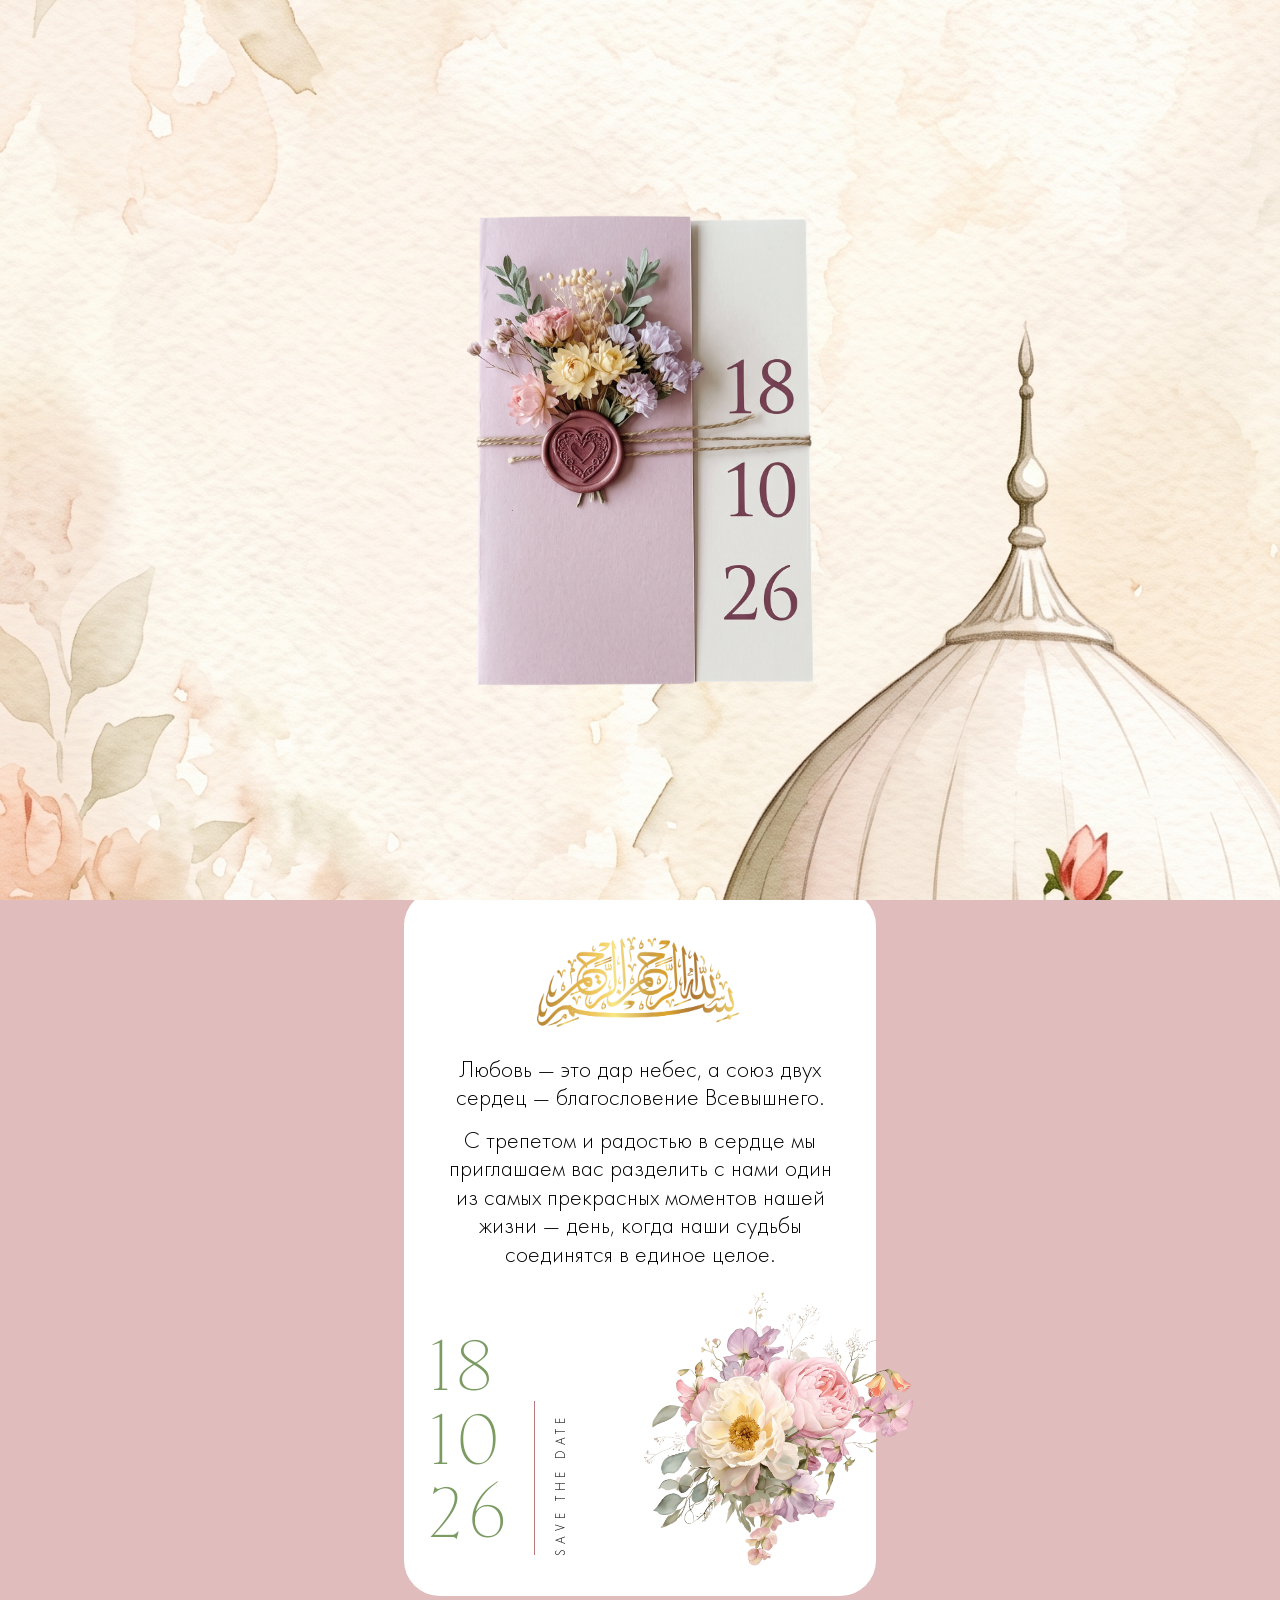
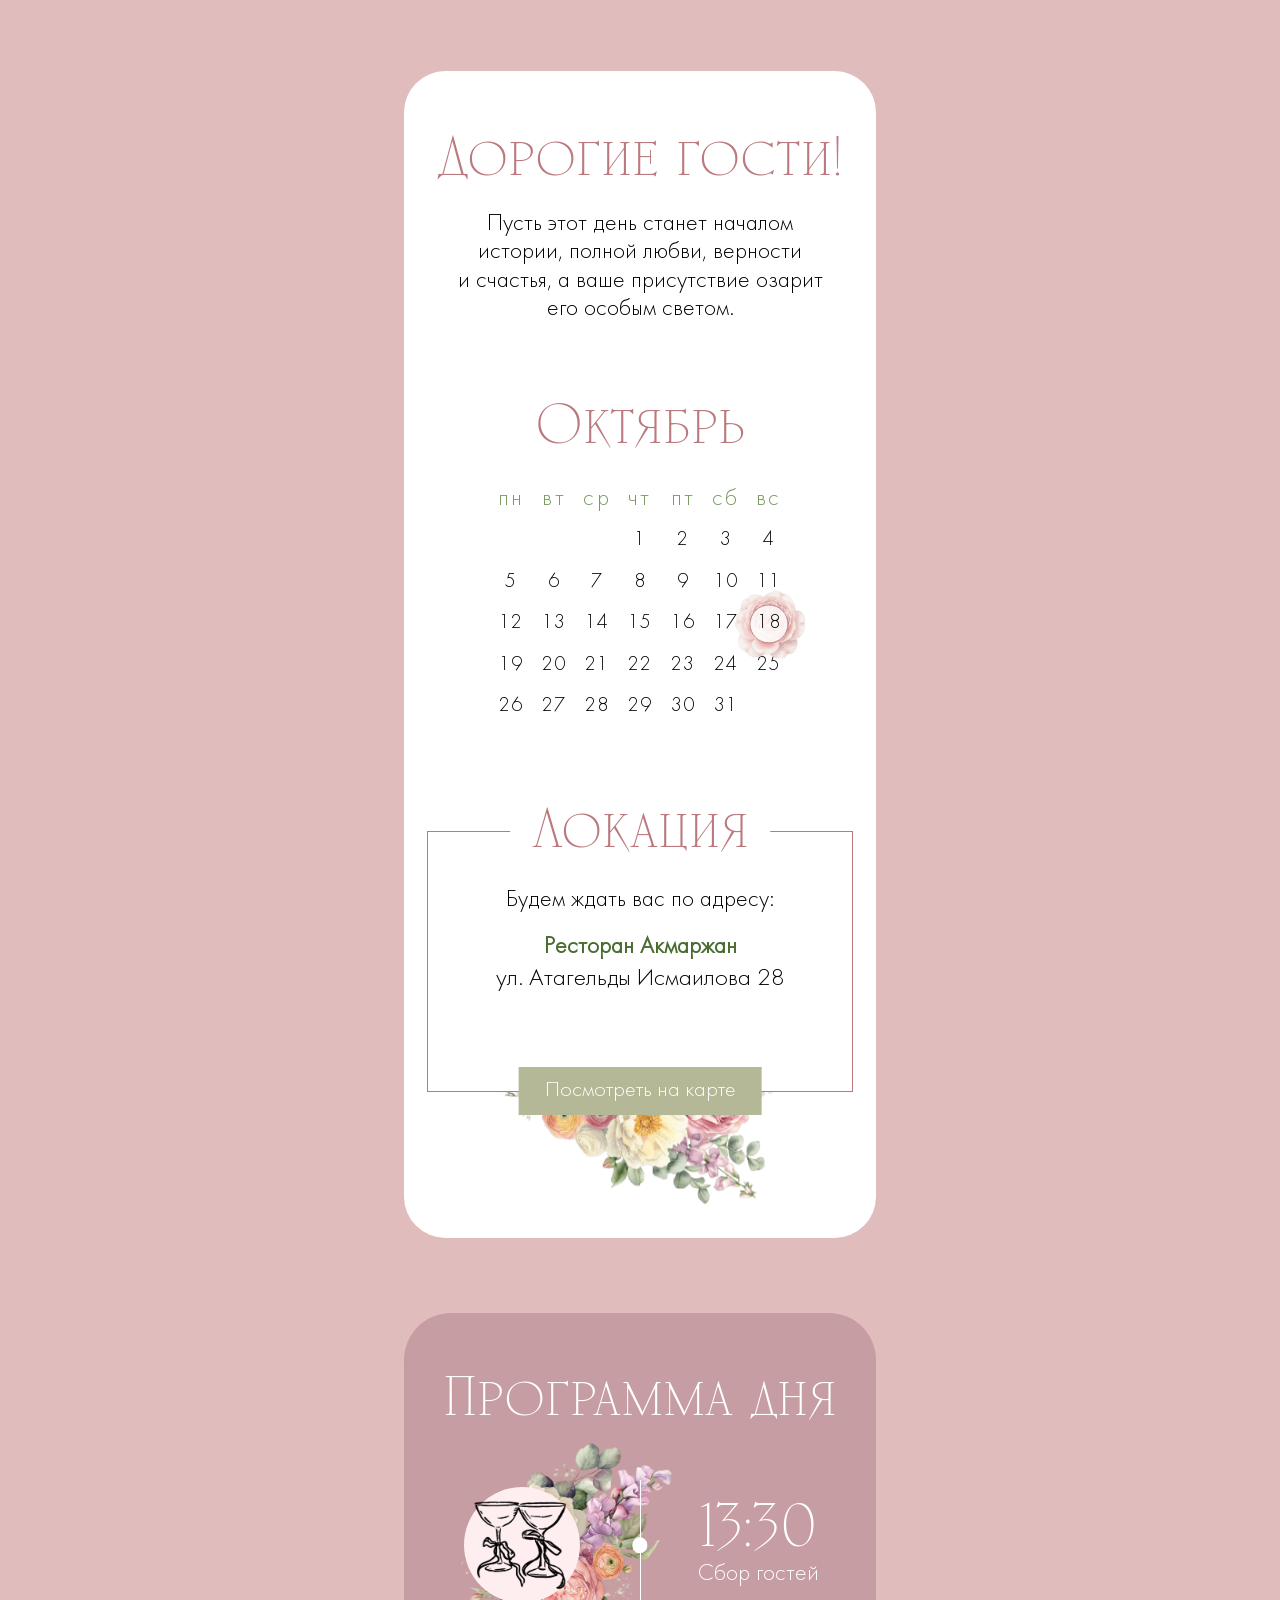
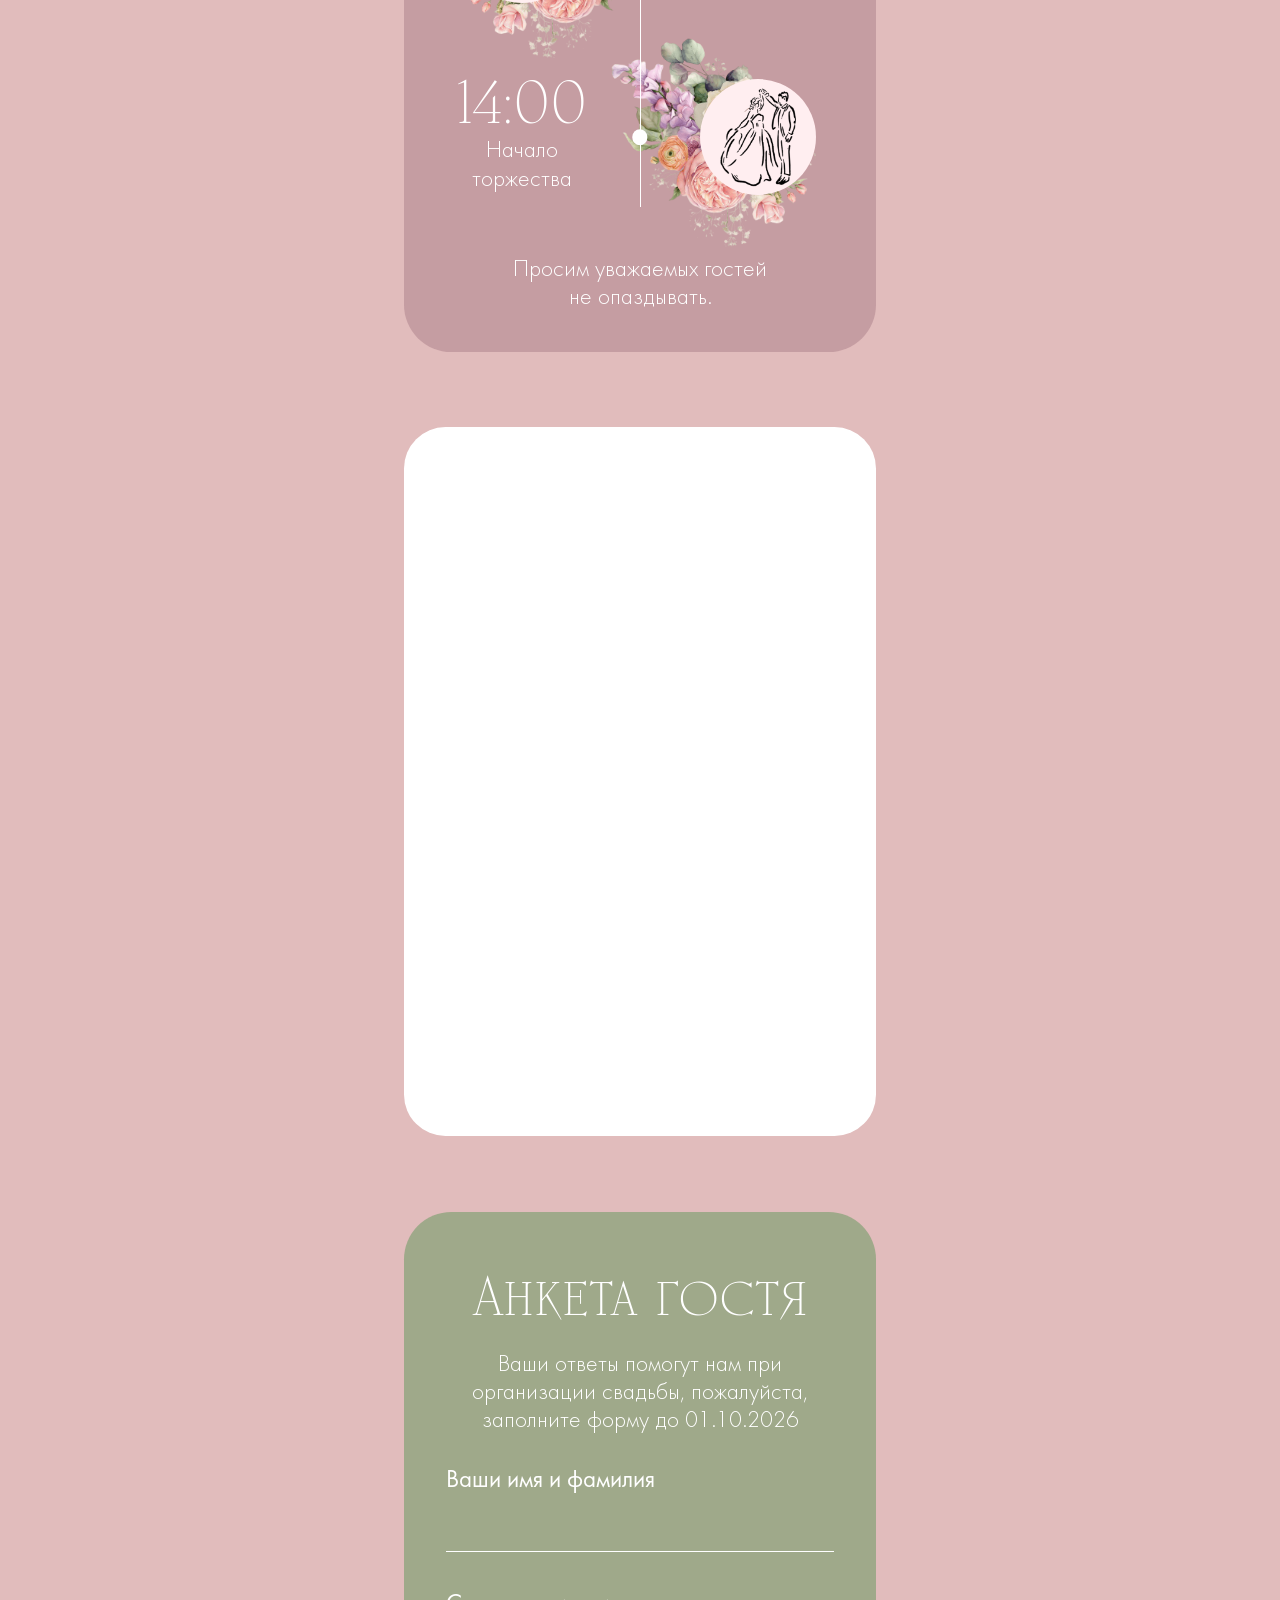
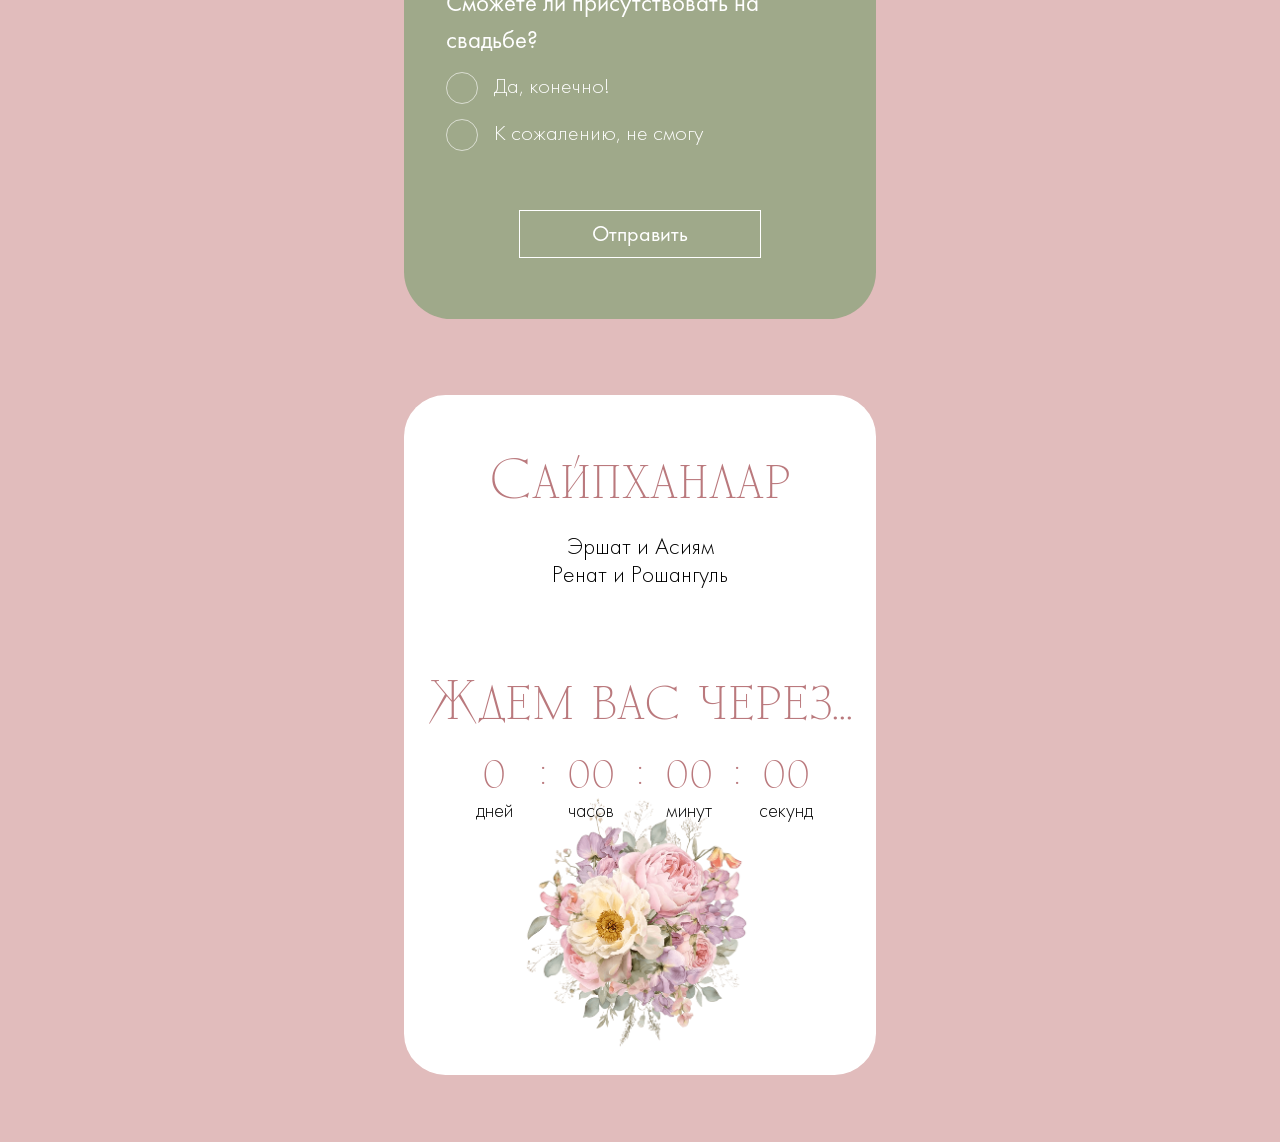
<file: index.html>
<!DOCTYPE html>
<html lang="ru">
<head>
  <meta charset="utf-8">
  <meta name="viewport" content="width=device-width, initial-scale=1">
  <meta name="color-scheme" content="only light">
  <meta name="robots" content="noindex">
  <meta name="format-detection" content="telephone=no">

  <title data-i18n="meta.title">Имран и Реана — приглашение на свадьбу</title>
  <meta name="description" data-i18n-content="meta.description" content="Приглашение на свадьбу Имрана и Реаны. 18 октября 2026, ресторан Акмаржан.">
  <meta property="og:type" content="website">
  <meta property="og:title" data-i18n-content="meta.title" content="Имран и Реана — приглашение на свадьбу">
  <meta property="og:description" content="18 октября 2026, ресторан Акмаржан">
  <meta property="og:url" content="https://imran-and-reana.netlify.app/">
  <meta property="og:image" content="https://imran-and-reana.netlify.app/images/og-image.jpg">
  <meta property="og:image:width" content="1200">
  <meta property="og:image:height" content="630">
  <meta property="og:image" content="https://imran-and-reana.netlify.app/images/og-image-portrait.jpg">
  <meta property="og:image:width" content="736">
  <meta property="og:image:height" content="1044">
  <meta name="twitter:card" content="summary_large_image">
  <meta name="twitter:image" content="https://imran-and-reana.netlify.app/images/og-image.jpg">

  <link rel="icon" href="images/favicon.png" type="image/png">
  <link rel="preload" href="fonts/futura-light.woff" as="font" type="font/woff" crossorigin>
  <link rel="preload" href="fonts/futura-book.woff" as="font" type="font/woff" crossorigin>
  <link rel="preload" href="fonts/new-rome-light.woff" as="font" type="font/woff" crossorigin>
  <link rel="preload" href="fonts/champion-script.woff" as="font" type="font/woff" crossorigin>
  <link rel="stylesheet" href="css/invitation.css">
</head>
<body class="is-locked">

<!-- Конверт: закрывает страницу, пока грузятся ассеты; по клику раскрывается и включает музыку -->
<div class="envelope" id="envelope">
  <div class="envelope__backdrop envelope__backdrop--left"></div>
  <div class="envelope__backdrop envelope__backdrop--right"></div>
  <button class="envelope__button" type="button" data-i18n-aria="envelope.open" aria-label="Открыть приглашение" disabled>
    <img class="envelope__half envelope__half--left" src="images/envelope-left.png" alt="">
    <img class="envelope__half envelope__half--right" src="images/envelope-right.png" alt="">
  </button>
</div>

<main class="invitation">

  <!-- Обложка: видео, музыка, имена -->
  <section class="card hero">
    <video class="hero__video" src="media/wedding-car.mp4" poster="media/wedding-car-poster.jpg" autoplay muted loop playsinline preload="auto"></video>
    <audio id="music" src="media/background-music.mp3" loop preload="auto"></audio>
    <svg class="hero__ampersand" viewBox="1320 40 140 212" aria-hidden="true">
      <path d="M1438.7 129.6C1428.7 129.6 1418.7 129.6 1408.7 129.6C1408.7 128.2 1408.7 126.8 1408.7 125.4C1424.9 125.4 1441.1 125.4 1457.3 125.4C1457.3 126.8 1457.3 128.2 1457.3 129.6C1452.6 129.6 1448 129.6 1443.3 129.6C1443.3 137.3 1443.3 145.1 1443.3 152.8C1443.3 177.7 1437.1 196.5 1424.7 209.5C1433.3 222 1441.9 234.5 1450.5 247C1449.7 247.5 1448.8 248 1448 248.5C1439.2 236.6 1430.4 224.7 1421.6 212.8C1415.6 218.3 1408.7 222.4 1400.9 225C1393.1 227.6 1385.4 228.9 1377.6 228.9C1367.5 228.9 1358.2 226.9 1350 222.9C1341.9 218.8 1335.5 213.2 1330.8 206.1C1326.2 198.9 1323.8 190.6 1323.8 181.3C1323.8 171.6 1326.7 162.4 1332.4 153.6C1338.1 144.6 1347.2 136.6 1359.8 129.6C1358.8 128.4 1357.9 127.1 1356.9 125.9C1349.4 115.9 1344.1 107.6 1341.2 100.9C1338.2 94.1 1336.8 87.7 1336.8 81.5C1336.8 72.8 1339 65.6 1343.5 59.7C1348.1 53.9 1353.9 49.6 1360.8 46.8C1367.7 44 1374.7 42.7 1381.8 42.7C1385 42.7 1388 42.9 1390.6 43.4C1393.1 44 1396.3 44.8 1400.1 46C1405 47.4 1408.3 48.1 1410.2 48.1C1413.8 48.1 1417.4 46.3 1421.1 42.7C1421.6 42.7 1422.1 42.7 1422.6 42.7C1422.6 50.4 1422.6 58.2 1422.6 65.9C1422.1 65.9 1421.6 65.9 1421.1 65.9C1413.8 60.1 1406.4 55.6 1398.8 52.5C1391.2 49.4 1383.8 47.8 1376.6 47.8C1367.5 47.8 1359.8 50.3 1353.6 55.3C1347.5 60.2 1344.5 67.6 1344.5 77.6C1344.5 83.4 1346 89.6 1348.9 96.2C1351.8 102.7 1356.6 110.8 1363.1 120.2C1383.1 149 1403 177.8 1422.9 206.6C1433.4 194.4 1438.7 177.1 1438.7 154.9C1438.7 146.5 1438.7 138 1438.7 129.6ZM1333.1 179.2C1333.1 189.2 1335.6 197.6 1340.6 204.3C1345.6 210.8 1351.9 215.8 1359.5 219C1367.3 222.1 1375.2 223.7 1383.3 223.7C1397.8 223.7 1409.9 219.1 1419.5 210C1400.4 184.3 1381.2 158.6 1362.1 132.9C1342.8 145.2 1333.1 160.6 1333.1 179.2Z"/>
    </svg>
    <h1 class="hero__names">
      <span class="hero__name hero__name--groom" data-text="Имран">Имран</span>
      <span class="hero__name hero__name--bride" data-text="Реана">Реана</span>
    </h1>
    <p class="hero__subtitle" data-i18n="hero.subtitle">Приглашение на свадьбу</p>
  </section>

  <!-- Вступление и дата -->
  <section class="card intro">
    <img class="intro__bismillah" src="images/in-the-name-of-god.png" data-i18n-alt="intro.bismillah" alt="Во имя Аллаха, Милостивого, Милосердного">
    <p class="intro__text" data-i18n="intro.love">Любовь&nbsp;— это дар небес, а&nbsp;союз двух сердец&nbsp;— благословение Всевышнего.</p>
    <p class="intro__text" data-i18n="intro.invite">С&nbsp;трепетом и&nbsp;радостью в&nbsp;сердце мы приглашаем вас разделить с&nbsp;нами один из&nbsp;самых прекрасных моментов нашей жизни&nbsp;— день, когда наши судьбы соединятся в&nbsp;единое целое.</p>

    <div class="save-the-date">
      <time class="save-the-date__digits" datetime="2026-10-18">
        <span>18</span>
        <span>10</span>
        <span>26</span>
      </time>
      <span class="save-the-date__line"></span>
      <span class="save-the-date__label" data-i18n="intro.saveTheDate">Save the date</span>
      <img class="save-the-date__bouquet" src="images/bouquet-date.png" alt="">
    </div>
  </section>

  <!-- Обращение к гостям, календарь, локация -->
  <section class="card guests">
    <h2 class="title guests__title" data-i18n="guests.title">Дорогие гости!</h2>
    <p class="guests__text" data-i18n="guests.wish">Пусть этот день станет началом истории, полной любви, верности и&nbsp;счастья, а&nbsp;ваше присутствие озарит его особым светом.</p>

    <h2 class="title calendar__title" data-i18n="calendar.month">Октябрь</h2>
    <table class="calendar">
      <thead>
        <tr>
          <th data-i18n="calendar.mon">пн</th><th data-i18n="calendar.tue">вт</th><th data-i18n="calendar.wed">ср</th><th data-i18n="calendar.thu">чт</th><th data-i18n="calendar.fri">пт</th><th data-i18n="calendar.sat">сб</th><th data-i18n="calendar.sun">вс</th>
        </tr>
      </thead>
      <tbody>
        <tr><td></td><td></td><td></td><td>1</td><td>2</td><td>3</td><td>4</td></tr>
        <tr><td>5</td><td>6</td><td>7</td><td>8</td><td>9</td><td>10</td><td>11</td></tr>
        <tr>
          <td>12</td><td>13</td><td>14</td><td>15</td><td>16</td><td>17</td>
          <td class="calendar__wedding">
            <img class="calendar__rose" src="images/calendar-rose.png" alt="">
            <span class="calendar__marker"></span>
            <time datetime="2026-10-18">18</time>
          </td>
        </tr>
        <tr><td>19</td><td>20</td><td>21</td><td>22</td><td>23</td><td>24</td><td>25</td></tr>
        <tr><td>26</td><td>27</td><td>28</td><td>29</td><td>30</td><td>31</td><td></td></tr>
      </tbody>
    </table>

    <div class="location">
      <h2 class="title location__title" data-i18n="location.title">Локация</h2>
      <p class="location__lead" data-i18n="location.lead">Будем ждать вас по адресу:</p>
      <p class="location__venue" data-i18n="location.venue">Ресторан Акмаржан</p>
      <p class="location__address" data-i18n="location.address">ул. Атагельды Исмаилова 28</p>
      <a class="button location__button" href="https://go.2gis.com/QRQPa" target="_blank" rel="noopener" data-i18n="location.map">Посмотреть на карте</a>
    </div>
    <img class="guests__flowers" src="images/flowers-location.png" alt="">
  </section>

  <!-- Программа дня -->
  <section class="card program">
    <h2 class="title title--light" data-i18n="program.title">Программа дня</h2>
    <ol class="timeline">
      <li class="timeline__item">
        <div class="timeline__icon">
          <img class="timeline__wreath" src="images/wreath-left.png" alt="">
          <img class="timeline__symbol" src="images/program-glasses.png" alt="">
        </div>
        <p class="timeline__event">
          <time>13:30</time>
          <span data-i18n="program.gathering">Сбор гостей</span>
        </p>
      </li>
      <li class="timeline__item">
        <div class="timeline__icon">
          <img class="timeline__wreath timeline__wreath--mirrored" src="images/wreath-right.png" alt="">
          <img class="timeline__symbol" src="images/program-couple.png" alt="">
        </div>
        <p class="timeline__event">
          <time>14:00</time>
          <span data-i18n="program.start">Начало торжества</span>
        </p>
      </li>
    </ol>
    <p class="program__note" data-i18n="program.note">Просим уважаемых гостей не&nbsp;опаздывать.</p>
  </section>

  <!-- Видео с кольцами -->
  <section class="card rings">
    <video class="rings__video" src="media/rings.mp4" muted loop playsinline preload="metadata" data-play-in-view></video>
  </section>

  <!-- Анкета гостя -->
  <section class="card rsvp">
    <h2 class="title title--light" data-i18n="rsvp.title">Анкета гостя</h2>
    <p class="rsvp__text" data-i18n="rsvp.text">Ваши ответы помогут нам при организации свадьбы, пожалуйста, заполните форму до&nbsp;01.10.2026</p>

    <!--
      Ответы уходят в Google Forms «Свадьба Имрана и Реаны — анкета гостя».
      Имена полей entry.XXXX — идентификаторы вопросов формы; варианты ответа
      должны совпадать с вариантами в Google-форме слово в слово.
    -->
    <form class="rsvp__form" method="post" action="https://docs.google.com/forms/d/e/1FAIpQLSeu2_0ng3BpGLKuyEocfwZ6OBNeCC8xpW0EcB-nBi21Jo9a8g/formResponse">
      <label class="field">
        <span class="field__label" data-i18n="rsvp.name">Ваши имя и фамилия</span>
        <input class="field__input" type="text" name="entry.974818995" autocomplete="name" required>
      </label>

      <fieldset class="field">
        <legend class="field__label" data-i18n="rsvp.attendance">Сможете ли присутствовать на свадьбе?</legend>
        <label class="radio">
          <input class="radio__input" type="radio" name="entry.443748493" value="Да, конечно!" required>
          <span class="radio__mark"></span>
          <span data-i18n="rsvp.yes">Да, конечно!</span>
        </label>
        <label class="radio">
          <input class="radio__input" type="radio" name="entry.443748493" value="К сожалению, не смогу">
          <span class="radio__mark"></span>
          <span data-i18n="rsvp.no">К сожалению, не смогу</span>
        </label>
      </fieldset>

      <button class="button button--outline rsvp__submit" type="submit" data-i18n="rsvp.submit">Отправить</button>
    </form>
    <p class="rsvp__done" data-i18n="rsvp.done" hidden>Спасибо! Ваш ответ записан.</p>
    <p class="rsvp__error" data-i18n="rsvp.error" hidden>Не удалось отправить ответ. Проверьте интернет и попробуйте ещё раз.</p>
  </section>

  <!-- Родители -->
  <section class="card family">
    <h2 class="title" data-i18n="family.title">Сайпханлар</h2>
    <p class="family__names" data-i18n="family.names">Эршат и&nbsp;Асиям<br>Ренат и&nbsp;Рошангуль</p>

    <h2 class="title family__wait" data-i18n="family.wait">Ждем вас через...</h2>
    <div class="countdown" data-target="2026-10-18T14:00:00+05:00">
      <div class="countdown__unit">
        <span class="countdown__value">0</span>
        <span class="countdown__label">дней</span>
      </div>
      <div class="countdown__unit">
        <span class="countdown__value">00</span>
        <span class="countdown__label">часов</span>
      </div>
      <div class="countdown__unit">
        <span class="countdown__value">00</span>
        <span class="countdown__label">минут</span>
      </div>
      <div class="countdown__unit">
        <span class="countdown__value">00</span>
        <span class="countdown__label">секунд</span>
      </div>
    </div>
    <img class="family__bouquet" src="images/bouquet-family.png" alt="">
  </section>

</main>
<script src="js/i18n.js" defer></script>
<script src="js/personalize.js" defer></script>
<script src="js/countdown.js" defer></script>
<script src="js/envelope.js" defer></script>
<script src="js/video-in-view.js" defer></script>
<script src="js/rsvp.js" defer></script>
</body>
</html>
</file>
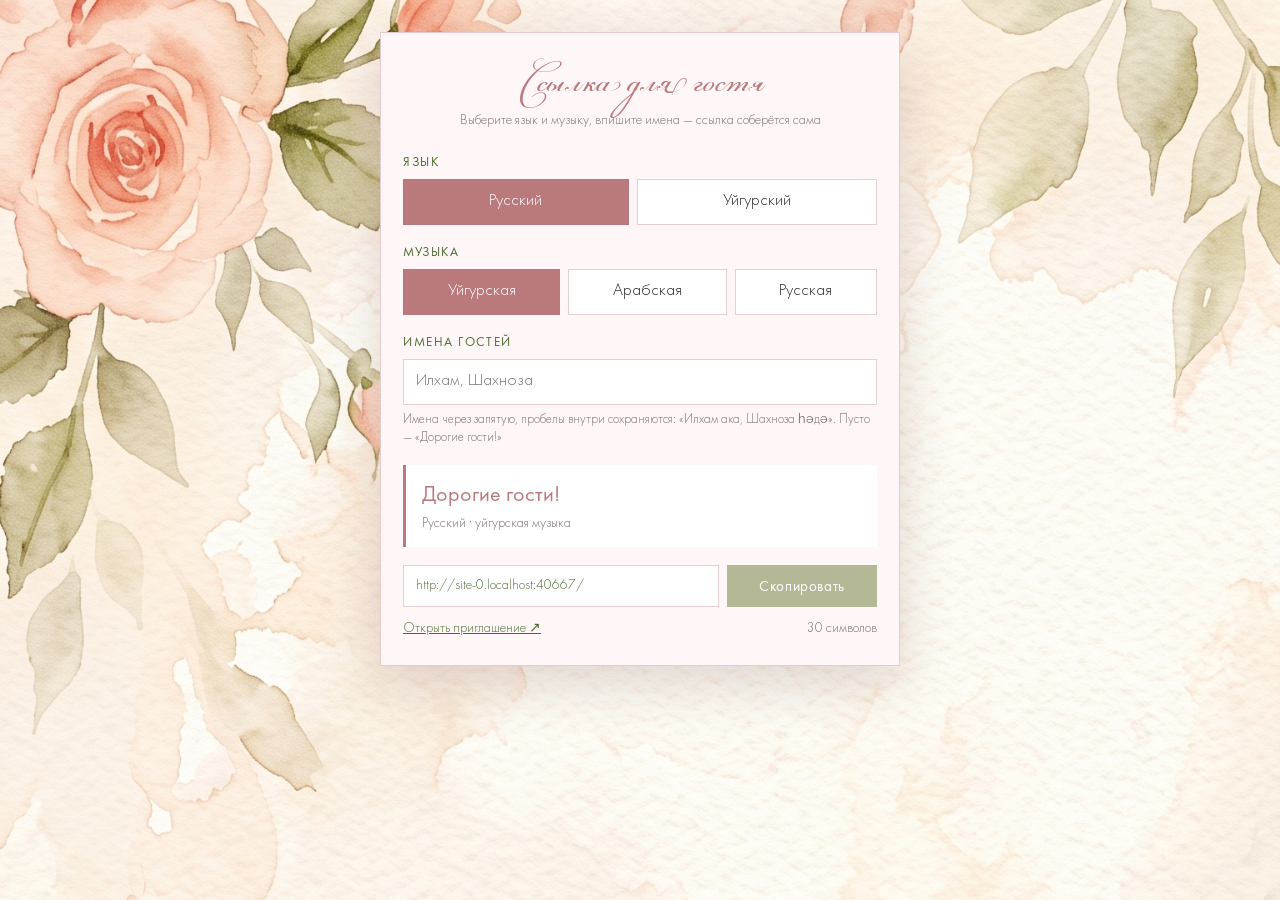
<file: generate.html>
<!DOCTYPE html>
<html lang="ru">
<head>
  <meta charset="utf-8">
  <meta name="viewport" content="width=device-width, initial-scale=1">
  <meta name="robots" content="noindex, nofollow">
  <title>Генератор ссылок — приглашение</title>
  <link rel="icon" href="images/favicon.png" type="image/png">
  <style>
    @font-face {
      font-family: "Futura Light";
      src: url("fonts/futura-light.woff") format("woff");
      font-display: swap;
    }
    @font-face {
      font-family: "Futura Book";
      src: url("fonts/futura-book.woff") format("woff");
      font-display: swap;
    }
    @font-face {
      font-family: "Champion Script";
      src: url("fonts/champion-script.woff") format("woff");
      font-display: swap;
    }
    /* Raleway — для уйгурских букв (ғ, ә, қ…), которых нет в Futura */
    @font-face {
      font-family: "Raleway";
      src: url("fonts/raleway-cyrillic-ext.woff2") format("woff2");
      font-weight: 300 600;
      font-display: swap;
      unicode-range: U+0460-052F, U+1C80-1C8A, U+20B4, U+2DE0-2DFF, U+A640-A69F, U+FE2E-FE2F;
    }
    @font-face {
      font-family: "Raleway";
      src: url("fonts/raleway-cyrillic.woff2") format("woff2");
      font-weight: 300 600;
      font-display: swap;
      unicode-range: U+0301, U+0400-045F, U+0490-0491, U+04B0-04B1, U+2116;
    }

    :root {
      --font-text: "Futura Light", "Raleway", Arial, sans-serif;
      --font-bold: "Futura Book", "Raleway", Arial, sans-serif;
      --font-script: "Champion Script", cursive;
      --color-text: #2b2b2b;
      --color-muted: #7a6a6c;
      --color-rose: #ba797d;
      --color-green: #7b9b63;
      --color-green-dark: #4a6c30;
      --color-page: #e1bcbc;
      --color-card: #fff7f7;
      --color-button: #b4b897;
      --color-line: rgba(186, 121, 125, .35);
    }

    * { box-sizing: border-box; }

    html, body { margin: 0; }

    body {
      min-height: 100vh;
      padding: 32px 16px 48px;
      background: var(--color-page) url("images/background-flowers.jpg") center top / cover no-repeat fixed;
      color: var(--color-text);
      font-family: var(--font-text);
      font-size: 17px;
      line-height: 1.4;
      -webkit-font-smoothing: antialiased;
    }

    .page {
      max-width: 520px;
      margin: 0 auto;
      padding: 28px 22px 26px;
      background: var(--color-card);
      border: 1px solid var(--color-line);
      box-shadow: 0 18px 50px rgba(90, 40, 45, .18);
    }

    h1 {
      margin: 0 0 4px;
      color: var(--color-rose);
      font-family: var(--font-script);
      font-weight: 400;
      font-size: 46px;
      line-height: 1;
      text-align: center;
    }

    .lead {
      margin: 0 0 22px;
      color: var(--color-muted);
      font-size: 14px;
      text-align: center;
    }

    fieldset {
      margin: 0 0 18px;
      padding: 0;
      border: 0;
    }

    legend, .label {
      display: block;
      margin: 0 0 8px;
      padding: 0;
      color: var(--color-green-dark);
      font-family: var(--font-bold);
      font-size: 13px;
      letter-spacing: .12em;
      text-transform: uppercase;
    }

    .choices {
      display: flex;
      flex-wrap: wrap;
      gap: 8px;
    }

    .choice {
      position: relative;
      flex: 1 1 auto;
      min-width: 120px;
    }

    .choice input {
      position: absolute;
      opacity: 0;
      pointer-events: none;
    }

    .choice span {
      display: block;
      padding: 10px 12px;
      border: 1px solid var(--color-line);
      background: #fff;
      color: var(--color-text);
      text-align: center;
      cursor: pointer;
      transition: background .15s, border-color .15s, color .15s;
    }

    .choice input:checked + span {
      border-color: var(--color-rose);
      background: var(--color-rose);
      color: #fff;
    }

    .choice input:focus-visible + span {
      outline: 2px solid var(--color-green);
      outline-offset: 2px;
    }

    .input {
      display: block;
      width: 100%;
      padding: 10px 12px;
      border: 1px solid var(--color-line);
      background: #fff;
      color: var(--color-text);
      font: inherit;
    }

    .input:focus {
      outline: 2px solid var(--color-green);
      outline-offset: 0;
      border-color: var(--color-green);
    }

    .hint {
      margin: 6px 0 0;
      color: var(--color-muted);
      font-size: 13px;
    }

    .preview {
      margin: 0 0 18px;
      padding: 14px 16px;
      border-left: 3px solid var(--color-rose);
      background: #fff;
    }

    .preview__title {
      margin: 0 0 4px;
      color: var(--color-rose);
      font-family: var(--font-bold);
      font-size: 22px;
    }

    .preview__meta {
      margin: 0;
      color: var(--color-muted);
      font-size: 14px;
    }

    .result {
      display: flex;
      gap: 8px;
    }

    .result .input {
      flex: 1 1 auto;
      min-width: 0;
      font-size: 14px;
      color: var(--color-green-dark);
      word-break: break-all;
    }

    .button {
      display: inline-flex;
      align-items: center;
      justify-content: center;
      min-width: 150px;
      padding: 10px 18px;
      white-space: nowrap;
      border: 0;
      background: var(--color-button);
      color: #fff;
      font-family: var(--font-bold);
      font-size: 15px;
      letter-spacing: .04em;
      cursor: pointer;
      transition: background .15s;
    }

    .button:hover { background: var(--color-green); }
    .button:active { background: var(--color-green-dark); }
    .button.is-done { background: var(--color-green-dark); }

    .actions {
      display: flex;
      justify-content: space-between;
      align-items: center;
      gap: 12px;
      margin-top: 12px;
      font-size: 14px;
    }

    .actions a {
      color: var(--color-green-dark);
    }

    .length {
      color: var(--color-muted);
    }

    @media (max-width: 420px) {
      .result { flex-direction: column; }
      .button { width: 100%; }
    }
  </style>
</head>
<body>

<main class="page">
  <h1>Ссылка для гостя</h1>
  <p class="lead">Выберите язык и музыку, впишите имена — ссылка соберётся сама</p>

  <form id="form" autocomplete="off">
    <fieldset>
      <legend>Язык</legend>
      <div class="choices">
        <label class="choice"><input type="radio" name="lang" value="ru" checked><span>Русский</span></label>
        <label class="choice"><input type="radio" name="lang" value="ug"><span>Уйгурский</span></label>
      </div>
    </fieldset>

    <fieldset>
      <legend>Музыка</legend>
      <div class="choices">
        <label class="choice"><input type="radio" name="music" value="" checked><span>Уйгурская</span></label>
        <label class="choice"><input type="radio" name="music" value="ar"><span>Арабская</span></label>
        <label class="choice"><input type="radio" name="music" value="ru"><span>Русская</span></label>
      </div>
    </fieldset>

    <fieldset>
      <label class="label" for="names">Имена гостей</label>
      <input class="input" id="names" type="text" placeholder="Илхам, Шахноза" inputmode="text">
      <p class="hint">Имена через запятую, пробелы внутри сохраняются: «Илхам ака, Шахноза һәдә». Пусто — «Дорогие гости!»</p>
    </fieldset>

    <fieldset id="genderBlock" hidden>
      <legend>Обращение</legend>
      <div class="choices">
        <label class="choice"><input type="radio" name="gender" value="m"><span id="optHe"></span></label>
        <label class="choice"><input type="radio" name="gender" value="f"><span id="optShe"></span></label>
      </div>
      <p class="hint">Для одного имени род выбирается здесь. Несколько имён через запятую — всегда «Дорогие».</p>
    </fieldset>
  </form>

  <div class="preview">
    <p class="preview__title" id="previewTitle">Дорогие гости!</p>
    <p class="preview__meta" id="previewMeta">Русский · основная музыка</p>
  </div>

  <div class="result">
    <input class="input" id="link" type="text" readonly>
    <button class="button" id="copy" type="button">Скопировать</button>
  </div>

  <div class="actions">
    <a id="open" href="index.html" target="_blank" rel="noopener">Открыть приглашение ↗</a>
    <span class="length" id="length"></span>
  </div>
</main>

<script>
  // Словарь обращений повторяет js/i18n.js, а логика — js/personalize.js
  const T = {
    ru: { title: 'Дорогие гости!', dear: 'Дорогие', dearHe: 'Дорогой', dearShe: 'Дорогая', and: 'и', langName: 'Русский' },
    ug: { title: 'Қәдирлик меһманлар!', dear: 'Қәдирлик', dearHe: 'Қәдирлик', dearShe: 'Қәдирлик', and: 'вә', langName: 'Уйгурский' },
  };
  const MUSIC_NAME = { '': 'уйгурская музыка', ar: 'арабская музыка', ru: 'русская музыка' };

  // Адрес приглашения — папка, из которой открыт генератор: работает и на GitHub Pages, и на Netlify
  const BASE = location.href.replace(/[^/]*$/, '');

  const form = document.getElementById('form');
  const namesInput = document.getElementById('names');
  const linkInput = document.getElementById('link');
  const copyButton = document.getElementById('copy');
  const openLink = document.getElementById('open');
  const previewTitle = document.getElementById('previewTitle');
  const previewMeta = document.getElementById('previewMeta');
  const lengthLabel = document.getElementById('length');
  const genderBlock = document.getElementById('genderBlock');
  const optHe = document.getElementById('optHe');
  const optShe = document.getElementById('optShe');

  // Автоопределение рода по первому слову: «Шахноза» — она, «Максум ака» — он
  const guessFeminine = (name) => /[ая]$|гу[лү]ь?$/i.test(name.split(/\s+/)[0]);
  let lastSingleName = null; // при смене имени переключатель сбрасывается на автоопределение

  const parseNames = (raw) => raw
    .split(',') // разделитель только запятая, пробелы внутри имени сохраняются
    .map((name) => name.replace(/[&=#?+%\/\\"'«»]/g, '').trim())
    .filter(Boolean);

  const greeting = (names, lang, gender) => {
    const d = T[lang];
    if (!names.length) return d.title;
    const joined = names.join(` ${d.and} `);
    if (names.length > 1) return `${d.dear} ${joined}!`;
    return `${gender === 'f' ? d.dearShe : d.dearHe} ${joined}!`;
  };

  // Ссылка собирается без encodeURIComponent: кириллица остаётся читаемой, процентов нет.
  // Имена передаются «голыми» ключами (?Султан&Гульзара) — так короче, personalize.js это понимает.
  const buildLink = ({ lang, music, names, gender }) => {
    const parts = [];
    if (lang !== 'ru') parts.push(`lang=${lang}`);
    if (music) parts.push(`music=${music}`);
    parts.push(...names.map((name) => name.replace(/\s+/g, '+'))); // пробел → «+», без %
    if (names.length === 1 && lang === 'ru') parts.push(gender); // &m / &f — род обращения для одного имени
    return parts.length ? `${BASE}?${parts.join('&')}` : BASE;
  };

  const syncGender = (names, lang) => {
    const single = names.length === 1 && lang === 'ru';
    genderBlock.hidden = !single;
    if (!single) { lastSingleName = null; return 'm'; }
    if (names[0] !== lastSingleName) { // имя изменилось — предвыбор по автоопределению
      lastSingleName = names[0];
      form.gender.value = guessFeminine(names[0]) ? 'f' : 'm';
    }
    optHe.textContent = `${T.ru.dearHe} ${names[0]}`;
    optShe.textContent = `${T.ru.dearShe} ${names[0]}`;
    return form.gender.value;
  };

  const state = () => {
    const lang = form.lang.value;
    const names = parseNames(namesInput.value);
    return { lang, music: form.music.value, names, gender: syncGender(names, lang) };
  };

  const render = () => {
    const s = state();
    const link = buildLink(s);
    linkInput.value = link;
    openLink.href = link;
    previewTitle.textContent = greeting(s.names, s.lang, s.gender);
    previewMeta.textContent = `${T[s.lang].langName} · ${MUSIC_NAME[s.music]}`;
    lengthLabel.textContent = `${link.length} символов`;
    copyButton.classList.remove('is-done');
    copyButton.textContent = 'Скопировать';
  };

  const copy = async () => {
    const text = linkInput.value;
    try {
      await navigator.clipboard.writeText(text);
    } catch {
      linkInput.focus();
      linkInput.select();
      document.execCommand('copy');
    }
    copyButton.classList.add('is-done');
    copyButton.textContent = 'Скопировано ✓';
    setTimeout(() => {
      copyButton.classList.remove('is-done');
      copyButton.textContent = 'Скопировать';
    }, 2000);
  };

  form.addEventListener('input', render);
  form.addEventListener('submit', (e) => { e.preventDefault(); copy(); });
  copyButton.addEventListener('click', copy);
  linkInput.addEventListener('focus', () => linkInput.select());

  render();
</script>

</body>
</html>
</file>
<file: css/invitation.css>
/* ==========================================================================
   Свадебное приглашение — Имран и Реана
   Макет мобильный, все размеры заданы в rem: 1rem = 1/425 ширины экрана
   (с ограничениями для десктопа, см. html), поэтому страница масштабируется
   пропорционально. Пиксели оставлены только для тонких линий.
   ========================================================================== */

/* --- Шрифты ------------------------------------------------------------- */
@font-face {
  font-family: "Futura Light";
  src: url("../fonts/futura-light.woff") format("woff");
  font-weight: 400;
  font-display: swap;
}
@font-face {
  font-family: "Futura Book";
  src: url("../fonts/futura-book.woff") format("woff");
  font-weight: 700;
  font-display: swap;
}
@font-face {
  font-family: "New Rome";
  src: url("../fonts/new-rome-light.woff") format("woff");
  font-weight: 400;
  font-display: swap;
}
@font-face {
  font-family: "Champion Script";
  src: url("../fonts/champion-script.woff") format("woff");
  font-weight: 400;
  font-display: swap;
}

/*
  Шрифты с полной кириллицей (казахский и уйгурский наборы: ә ө ү ң қ ғ һ җ ұ і),
  размещены локально, разбиты на подмножества latin / cyrillic / cyrillic-ext.
  Raleway — переменный шрифт с осью веса 300–600. В русской версии они запасные,
  в уйгурской — основные.
*/
@font-face {
  font-family: "Bad Script";
  src: url("../fonts/bad-script-cyrillic-ext.woff2") format("woff2");
  font-weight: 400;
  font-display: swap;
  unicode-range: U+0460-052F, U+1C80-1C8A, U+20B4, U+2DE0-2DFF, U+A640-A69F, U+FE2E-FE2F;
}
@font-face {
  font-family: "Bad Script";
  src: url("../fonts/bad-script-cyrillic.woff2") format("woff2");
  font-weight: 400;
  font-display: swap;
  unicode-range: U+0301, U+0400-045F, U+0490-0491, U+04B0-04B1, U+2116;
}
@font-face {
  font-family: "Bad Script";
  src: url("../fonts/bad-script-latin.woff2") format("woff2");
  font-weight: 400;
  font-display: swap;
  unicode-range: U+0000-00FF, U+0131, U+0152-0153, U+02BB-02BC, U+02C6, U+02DA, U+02DC, U+0304, U+0308, U+0329, U+2000-206F, U+20AC, U+2122, U+2191, U+2193, U+2212, U+2215, U+FEFF, U+FFFD;
}
@font-face {
  font-family: "Raleway";
  src: url("../fonts/raleway-cyrillic-ext.woff2") format("woff2");
  font-weight: 300 600;
  font-display: swap;
  unicode-range: U+0460-052F, U+1C80-1C8A, U+20B4, U+2DE0-2DFF, U+A640-A69F, U+FE2E-FE2F;
}
@font-face {
  font-family: "Raleway";
  src: url("../fonts/raleway-cyrillic.woff2") format("woff2");
  font-weight: 300 600;
  font-display: swap;
  unicode-range: U+0301, U+0400-045F, U+0490-0491, U+04B0-04B1, U+2116;
}
@font-face {
  font-family: "Raleway";
  src: url("../fonts/raleway-latin.woff2") format("woff2");
  font-weight: 300 600;
  font-display: swap;
  unicode-range: U+0000-00FF, U+0131, U+0152-0153, U+02BB-02BC, U+02C6, U+02DA, U+02DC, U+0304, U+0308, U+0329, U+2000-206F, U+20AC, U+2122, U+2191, U+2193, U+2212, U+2215, U+FEFF, U+FFFD;
}

/* --- Переменные --------------------------------------------------------- */
:root {
  --font-text: "Futura Light", "Raleway", Arial, sans-serif;
  --font-bold: "Futura Book", "Raleway", Arial, sans-serif;
  --font-display: "New Rome", "Times New Roman", serif;
  --font-script: "Champion Script", cursive;

  --color-text: #000;
  --color-white: #fff;
  --color-rose: #ba797d;        /* заголовки, рамка локации */
  --color-green: #7b9b63;       /* цифры даты */
  --color-green-dark: #4a6c30;  /* название ресторана */
  --color-gold: #ffb300;        /* имена на обложке */
  --color-gold-dark: #e4a000;
  --color-page: #e1bcbc;
  --color-button: #b4b897;
  --color-icon-bg: #ffeef0;
  --color-program: rgba(190, 149, 156, .8);
  --color-rsvp: rgba(143, 164, 125, .8);

  /* тонкие линии всегда в пикселях: они не должны расти вместе с масштабом */
  --line: 1px;
  --line-bold: 1.5px;
}

/* --- Уйгурская версия: у Futura и New Rome нет уйгурских букв ---------- */
:root:lang(ug) {
  --font-text: "Raleway", Arial, sans-serif;
  --font-bold: "Raleway", Arial, sans-serif;
  --font-display: "Bad Script", cursive;
}

/* рукописные заголовки: у скрипта низкие строчные, поэтому кегль крупнее */
:lang(ug) .title {
  padding: 0 16rem;
  font-size: 54rem;
}

/* подписи в программе длиннее русских */
:lang(ug) .timeline__event span {
  max-width: 170rem;
  font-size: 17rem;
  line-height: 21rem;
}

/* цифры оставляем в New Rome: они там есть, а в рукописном шрифте читаются хуже */
:lang(ug) .save-the-date__digits,
:lang(ug) .timeline__event time,
:lang(ug) .countdown__value,
:lang(ug) .countdown__unit + .countdown__unit::before {
  font-family: "New Rome", "Times New Roman", serif;
}

/* у Raleway берём вес 600 вместо 700, чтобы браузер не рисовал псевдожирный */
:lang(ug) .field__label,
:lang(ug) .button--outline {
  font-weight: 600;
  font-variation-settings: "wght" 600;
}

/* --- База --------------------------------------------------------------- */
*,
*::before,
*::after {
  box-sizing: border-box;
}

html {
  /*
    Масштаб макета: 425 «дизайнерских» пикселей на ширину экрана.
    Ограничения: карточки не шире 1100px (1100 / 425) и обложка высотой 699rem
    целиком помещается в окно по высоте (100vh / 760, с запасом на отступы).
  */
  font-size: min(calc(100vw / 425), calc(1100px / 425), calc(100vh / 760));
  -webkit-text-size-adjust: 100%;
}

/* элементы, выступающие за карточки, не должны расширять страницу по горизонтали */
html,
body {
  overflow-x: hidden;
  overflow-x: clip;
}

body {
  margin: 0;
  background: var(--color-page);
  color: var(--color-text);
  font-family: var(--font-text);
  font-size: 20rem;
  line-height: 24rem;
  /* запасные переменные шрифты рисуем тонкими, под стать Futura Light и New Rome */
  font-variation-settings: "wght" 300;
  -webkit-font-smoothing: antialiased;
}

/* Фиксированный фон с цветами (псевдоэлемент вместо background-attachment: fixed — работает на iOS) */
body::before {
  content: "";
  position: fixed;
  inset: 0;
  z-index: -1;
  background: url("../images/background-flowers.jpg") center / cover no-repeat;
}

img,
video {
  display: block;
  max-width: 100%;
}

p {
  margin: 0;
}

/* --- Общие элементы ----------------------------------------------------- */
.invitation {
  max-width: 425rem;
  margin: 0 auto;
  padding: 25rem 13rem 56rem;
}

.card {
  position: relative;
  border-radius: 35rem;
  background: var(--color-white);
}

.card + .card {
  margin-top: 64rem;
}

.title {
  margin: 0;
  font-family: var(--font-display);
  font-weight: 400;
  font-size: 46.5rem;
  line-height: 72rem;
  text-align: center;
  color: var(--color-rose);
}

.title--light {
  color: var(--color-white);
}

.button {
  display: inline-flex;
  align-items: center;
  justify-content: center;
  width: 205rem;
  height: 40rem;
  border: 0;
  border-radius: 0;
  background: var(--color-button);
  color: var(--color-white);
  font-family: var(--font-text);
  font-size: 18.6rem;
  line-height: 1;
  text-decoration: none;
  cursor: pointer;
}

.button--outline {
  border: var(--line) solid var(--color-white);
  background: transparent;
  font-family: var(--font-bold);
  font-weight: 700;
  font-variation-settings: "wght" 500;
}

/* --- Конверт (стартовый экран) ------------------------------------------ */
.is-locked {
  overflow: hidden;
}

.envelope {
  position: fixed;
  inset: 0;
  z-index: 10;
  display: flex;
  align-items: center;
  justify-content: center;
  cursor: pointer;
}

/* фон оверлея из двух половинок, каждая показывает свою часть общей картинки */
.envelope__backdrop {
  position: absolute;
  top: 0;
  bottom: 0;
  width: 50%;
  overflow: hidden;
  transition: transform .9s cubic-bezier(.4, 0, .2, 1);
}

.envelope__backdrop::before {
  content: "";
  position: absolute;
  top: 0;
  bottom: 0;
  width: 100vw;
  background: var(--color-page) url("../images/background-flowers.jpg") center / cover no-repeat;
}

/* левая половина на 1px шире, чтобы между половинками не было шва */
.envelope__backdrop--left {
  left: 0;
  width: calc(50% + 1px);
}

.envelope__backdrop--left::before {
  left: 0;
}

.envelope__backdrop--right {
  right: 0;
}

.envelope__backdrop--right::before {
  right: 0;
}

.envelope__button {
  position: relative;
  width: 300rem;
  aspect-ratio: 1066 / 1420;
  padding: 0;
  border: 0;
  background: none;
  cursor: pointer;
  opacity: .6;
  transition: opacity .3s ease;
}

/* кнопка становится активной, когда страница под конвертом загружена */
.envelope__button:enabled {
  opacity: 1;
}

.envelope__half {
  position: absolute;
  inset: 0;
  width: 100%;
  height: 100%;
  transition: transform .9s cubic-bezier(.4, 0, .2, 1);
}

/* раскрытие: половинки разъезжаются, оверлей исчезает */
.envelope.is-open .envelope__half--left {
  transform: translateX(-120vw) rotate(-6deg);
}

.envelope.is-open .envelope__half--right {
  transform: translateX(120vw) rotate(6deg);
}

.envelope.is-open .envelope__backdrop--left {
  transform: translateX(-100%);
}

.envelope.is-open .envelope__backdrop--right {
  transform: translateX(100%);
}

.envelope.is-open {
  pointer-events: none;
}

/* --- Обложка ------------------------------------------------------------ */
/* только обложка режет содержимое: видео выпущено за края, чтобы скрыть его рамку */
.hero {
  overflow: hidden;
  border-radius: 30rem;
  aspect-ratio: 398 / 699;
}

.hero__video {
  position: absolute;
  inset: -5%;
  width: 110%;
  max-width: none;
  height: 110%;
  object-fit: cover;
}

.hero__names {
  margin: 0;
  font-weight: 400;
}

.hero__name {
  position: absolute;
  left: 0;
  z-index: 0;
  width: 100%;
  font-family: var(--font-script);
  font-size: 93rem;
  line-height: 1;
  text-align: center;
  color: var(--color-gold);
  -webkit-text-stroke: .9rem var(--color-gold-dark);
}

/* белая обводка: копия текста с толстым белым штрихом под основным слоем */
.hero__name::before {
  content: attr(data-text);
  position: absolute;
  top: 0;
  left: 0;
  z-index: -1;
  width: 100%;
  color: var(--color-white);
  -webkit-text-stroke: 2.6rem var(--color-white);
}

.hero__name--groom {
  top: 19.3%;
  transform: translateX(-20rem);
}

.hero__name--bride {
  top: 34.9%;
  transform: translateX(60rem);
}

/* знак «&» между именами: полупрозрачный, под текстом имён */
.hero__ampersand {
  position: absolute;
  top: 19%;
  left: calc(50% + 54rem);
  z-index: 0;
  width: 100rem;
  fill: var(--color-gold);
  opacity: .45;
  pointer-events: none;
}

.hero__subtitle {
  position: absolute;
  top: 46.8%;
  left: 0;
  width: 100%;
  font-size: 17.3rem;
  line-height: 24rem;
  text-align: center;
  text-transform: uppercase;
  -webkit-text-stroke: .5rem currentColor;
  /* белое свечение в rem, чтобы масштабировалось вместе с текстом */
  text-shadow: 0 0 6rem #fff, 0 0 10rem #fff, 0 0 16rem #fff, 0 0 24rem #fff, 0 0 32rem #fff;
  transform: translateX(34rem);
}

/* --- Вступление и дата -------------------------------------------------- */
.intro {
  border-radius: 30rem;
  padding: 34rem 22rem;
}

.card + .intro {
  margin-top: 26rem;
}

.intro__bismillah {
  width: 50%;
  max-width: 300rem;
  margin: 0 auto 14rem;
}

.intro__text {
  line-height: 1.2;
  text-align: center;
}

.intro__text + .intro__text {
  margin-top: 12rem;
}

.save-the-date {
  position: relative;
  display: flex;
  align-items: flex-end;
  gap: 18rem;
  min-height: 200rem;
  margin-top: 40rem;
}

.save-the-date__digits {
  display: flex;
  flex-direction: column;
  gap: 2rem;
  font-family: var(--font-display);
  font-size: 60rem;
  line-height: 1;
  letter-spacing: 5rem;
  color: var(--color-green);
}

.save-the-date__line {
  width: 1px;
  height: 130rem;
  background: var(--color-rose);
}

.save-the-date__label {
  padding-bottom: 6rem;
  font-size: 11rem;
  line-height: 1;
  letter-spacing: 4rem;
  text-transform: uppercase;
  white-space: nowrap;
  writing-mode: vertical-rl;
  transform: rotate(180deg);
}

.save-the-date__bouquet {
  position: absolute;
  right: -14%;
  bottom: -14%;
  z-index: 1;
  width: 64%;
  transform: rotate(13deg);
  pointer-events: none;
}

/* --- Гости, календарь, локация ------------------------------------------ */
.guests {
  padding: 40rem 11rem 123rem;
}

.guests__text {
  margin: 6rem 30rem 0;
  text-align: center;
}

.guests__text + .guests__text {
  margin-top: 24rem;
}

.calendar__title {
  margin-top: 53rem;
}

.calendar {
  width: 254rem;
  margin: 6rem auto 0;
  border-collapse: collapse;
  table-layout: fixed;
}

.calendar th,
.calendar td {
  padding: 0;
  font-weight: 400;
  text-align: center;
  vertical-align: middle;
}

.calendar th {
  height: 34rem;
  font-size: 20rem;
  letter-spacing: 2rem;
  color: var(--color-green);
}

.calendar td {
  height: 35rem;
  font-size: 17rem;
  letter-spacing: 1rem;
}

/* день свадьбы: роза и белый кружок под числом */
.calendar__wedding {
  position: relative;
}

.calendar__wedding time {
  position: relative;
  z-index: 2;
}

.calendar__rose {
  position: absolute;
  top: 50%;
  left: 50%;
  z-index: 0;
  width: 81rem;
  max-width: none;
  transform: translate(-50%, calc(-50% + 2rem));
}

.calendar__marker {
  position: absolute;
  top: 50%;
  left: 50%;
  z-index: 1;
  width: 33rem;
  height: 33rem;
  border: var(--line-bold) solid var(--color-rose);
  border-radius: 50%;
  background: var(--color-white);
  opacity: .85;
  transform: translate(-50%, -50%);
}

.location {
  position: relative;
  z-index: 1;
  height: 220rem;
  margin: 88rem 9rem 0;
  padding-top: 44rem;
  border: var(--line) solid var(--color-rose);
  text-align: center;
}

/* белая подложка над кнопкой, прячет верхнюю часть цветов */
.location::after {
  content: "";
  position: absolute;
  bottom: 0;
  left: 50%;
  width: 244rem;
  height: 50rem;
  background: var(--color-white);
  transform: translateX(-50%);
}

.location__title {
  position: absolute;
  top: -35rem;
  left: 50%;
  padding: 0 18rem;
  background: var(--color-white);
  transform: translateX(-50%);
}

.location__lead {
  line-height: 28rem;
}

.location__venue {
  font-weight: 700;
  margin-top: 14rem;
  color: var(--color-green-dark);
}

.location__address {
  font-size: 21rem;
  line-height: 28rem;
}

.location__button {
  position: absolute;
  bottom: -20rem;
  left: 50%;
  z-index: 1;
  transform: translateX(-50%);
}

/* цветы под кнопкой; верх прячется за белой подложкой кнопки */
.guests__flowers {
  position: absolute;
  bottom: 16rem;
  left: 0;
  right: 0;
  z-index: 0;
  width: 267rem;
  margin: 0 auto;
}

/* --- Видео с кольцами --------------------------------------------------- */
/* карточка выше кадра: края видео обрезаются, в фокусе центр */
.rings {
  overflow: hidden;
  aspect-ratio: 1 / 1.5;
}

.rings__video {
  position: absolute;
  inset: 0;
  width: 100%;
  height: 100%;
  object-fit: cover;
  object-position: center;
  /* приглушённые цвета: меньше насыщенности, чуть серее и мягче по контрасту */
  filter: saturate(.6) grayscale(.15) contrast(.95) brightness(1.03);
}

/* --- Программа дня ------------------------------------------------------ */
.program {
  border-radius: 40rem;
  padding: 39rem 0 32rem;
  background: var(--color-program);
}

.timeline {
  position: relative;
  margin: 4rem 0 0;
  padding: 0;
  list-style: none;
}

/* вертикальная линия по центру, поверх венков */
.timeline::before {
  content: "";
  position: absolute;
  top: 26rem;
  bottom: 22rem;
  left: 50%;
  z-index: 2;
  width: 1px;
  background: var(--color-white);
}

.timeline__item {
  position: relative;
  display: grid;
  grid-template-columns: 1fr 1fr;
  align-items: center;
  height: 162rem;
}

/* точка на линии */
.timeline__item::before {
  content: "";
  position: absolute;
  top: 50%;
  left: 50%;
  z-index: 3;
  width: 13rem;
  height: 13rem;
  border-radius: 50%;
  background: var(--color-white);
  transform: translate(-50%, -50%);
}

/* чётные строки: иконка справа, время слева */
.timeline__item:nth-child(even) .timeline__icon {
  order: 2;
}

.timeline__icon {
  position: relative;
  isolation: isolate;
  width: 98rem;
  height: 98rem;
  justify-self: center;
}

/* венок за кружком, смещён к центральной линии */
.timeline__wreath {
  position: absolute;
  top: 50%;
  left: 50%;
  z-index: 0;
  width: 201rem;
  height: 201rem;
  max-width: none;
  transform: translate(calc(-50% + 35rem), -50%);
}

.timeline__wreath--mirrored {
  width: 195rem;
  height: 195rem;
  transform: translate(calc(-50% - 35rem), -50%);
}

/* розовый кружок отдельным слоем, чтобы не обрезать углы иконки */
.timeline__icon::before {
  content: "";
  position: absolute;
  inset: 0;
  z-index: 1;
  border-radius: 50%;
  background: var(--color-icon-bg);
}

.timeline__symbol {
  position: absolute;
  top: 7rem;
  left: 7rem;
  z-index: 2;
  width: 84rem;
  height: 84rem;
  object-fit: contain;
}

.timeline__event {
  position: relative;
  z-index: 1;
  text-align: center;
  color: var(--color-white);
}

.timeline__event time {
  display: block;
  font-family: var(--font-display);
  font-size: 50.5rem;
  line-height: 50rem;
}

.timeline__event span {
  display: block;
  max-width: 134rem;
  margin: 0 auto;
}

/* примечание под программой */
.program__note {
  margin: 20rem 40rem 0;
  line-height: 1.2;
  text-align: center;
  color: var(--color-white);
}

/* --- Анкета гостя ------------------------------------------------------- */
.rsvp {
  border-radius: 40rem;
  padding: 40rem 36rem 52rem;
  background: var(--color-rsvp);
  color: var(--color-white);
}

.rsvp__text {
  margin: 6rem 12rem 0;
  text-align: center;
}

.rsvp__form {
  margin-top: 20rem;
}

.field {
  display: block;
  min-width: 0;
  margin: 0;
  padding: 0;
  border: 0;
}

.field + .field {
  margin-top: 27rem;
}

.field__label {
  display: block;
  margin: 0;
  padding: 0;
  font-family: var(--font-bold);
  font-weight: 700;
  font-variation-settings: "wght" 500;
  font-size: 21rem;
  line-height: 1.5;
}

.field__input {
  display: block;
  width: 100%;
  height: 40rem;
  margin-top: 6rem;
  padding: 0;
  border: 0;
  border-bottom: var(--line) solid var(--color-white);
  border-radius: 0;
  background: transparent;
  color: var(--color-white);
  font-family: var(--font-text);
  font-size: 20rem;
  outline: none;
}

.field__input::placeholder {
  color: rgba(255, 255, 255, .6);
}

.radio {
  display: flex;
  align-items: center;
  gap: 13rem;
  margin-top: 13rem;
  font-size: 18.6rem;
  line-height: 1.2;
  cursor: pointer;
}

.radio:first-of-type {
  margin-top: 11rem;
}

.radio__input {
  position: absolute;
  width: 1px;
  height: 1px;
  opacity: 0;
}

.radio__mark {
  flex: none;
  width: 27rem;
  height: 27rem;
  border: var(--line-bold) solid var(--color-white);
  border-radius: 50%;
  opacity: .6;
}

.radio__input:checked + .radio__mark {
  opacity: 1;
  box-shadow: inset 0 0 0 6rem var(--color-white);
}

.radio__input:focus-visible + .radio__mark {
  outline: 2px solid var(--color-white);
  outline-offset: 2px;
}

.rsvp__submit {
  display: flex;
  margin: 50rem auto 0;
}

.rsvp__submit:disabled {
  opacity: .6;
  cursor: default;
}

.rsvp__done,
.rsvp__error {
  margin-top: 40rem;
  text-align: center;
}

.rsvp__error {
  margin-top: 16rem;
  font-size: 16rem;
  line-height: 20rem;
}

/* --- Родители и обратный отсчёт ---------------------------------------- */
.family {
  padding: 40rem 11rem 12rem;
  text-align: center;
}

.family__names {
  margin-top: 6rem;
}

.family__wait {
  margin-top: 60rem;
}

.countdown {
  position: relative;
  z-index: 1;
  display: flex;
  justify-content: center;
  margin-top: 9rem;
}

.countdown__unit {
  position: relative;
  width: 82rem;
}

/* двоеточие ровно посередине между соседними числами */
.countdown__unit + .countdown__unit::before {
  content: ":";
  position: absolute;
  top: -3rem;
  left: 0;
  font-family: var(--font-display);
  font-size: 33rem;
  line-height: 1;
  color: var(--color-rose);
  transform: translateX(-50%);
}

.countdown__value {
  display: block;
  font-family: var(--font-display);
  font-size: 33rem;
  line-height: 1;
  color: var(--color-rose);
}

.countdown__label {
  display: block;
  margin-top: 1rem;
  font-size: 17.3rem;
  line-height: 22.6rem;
}

.family__bouquet {
  width: 229rem;
  height: 229rem;
  margin: -30rem auto 0;
  object-fit: contain;
}
</file>
